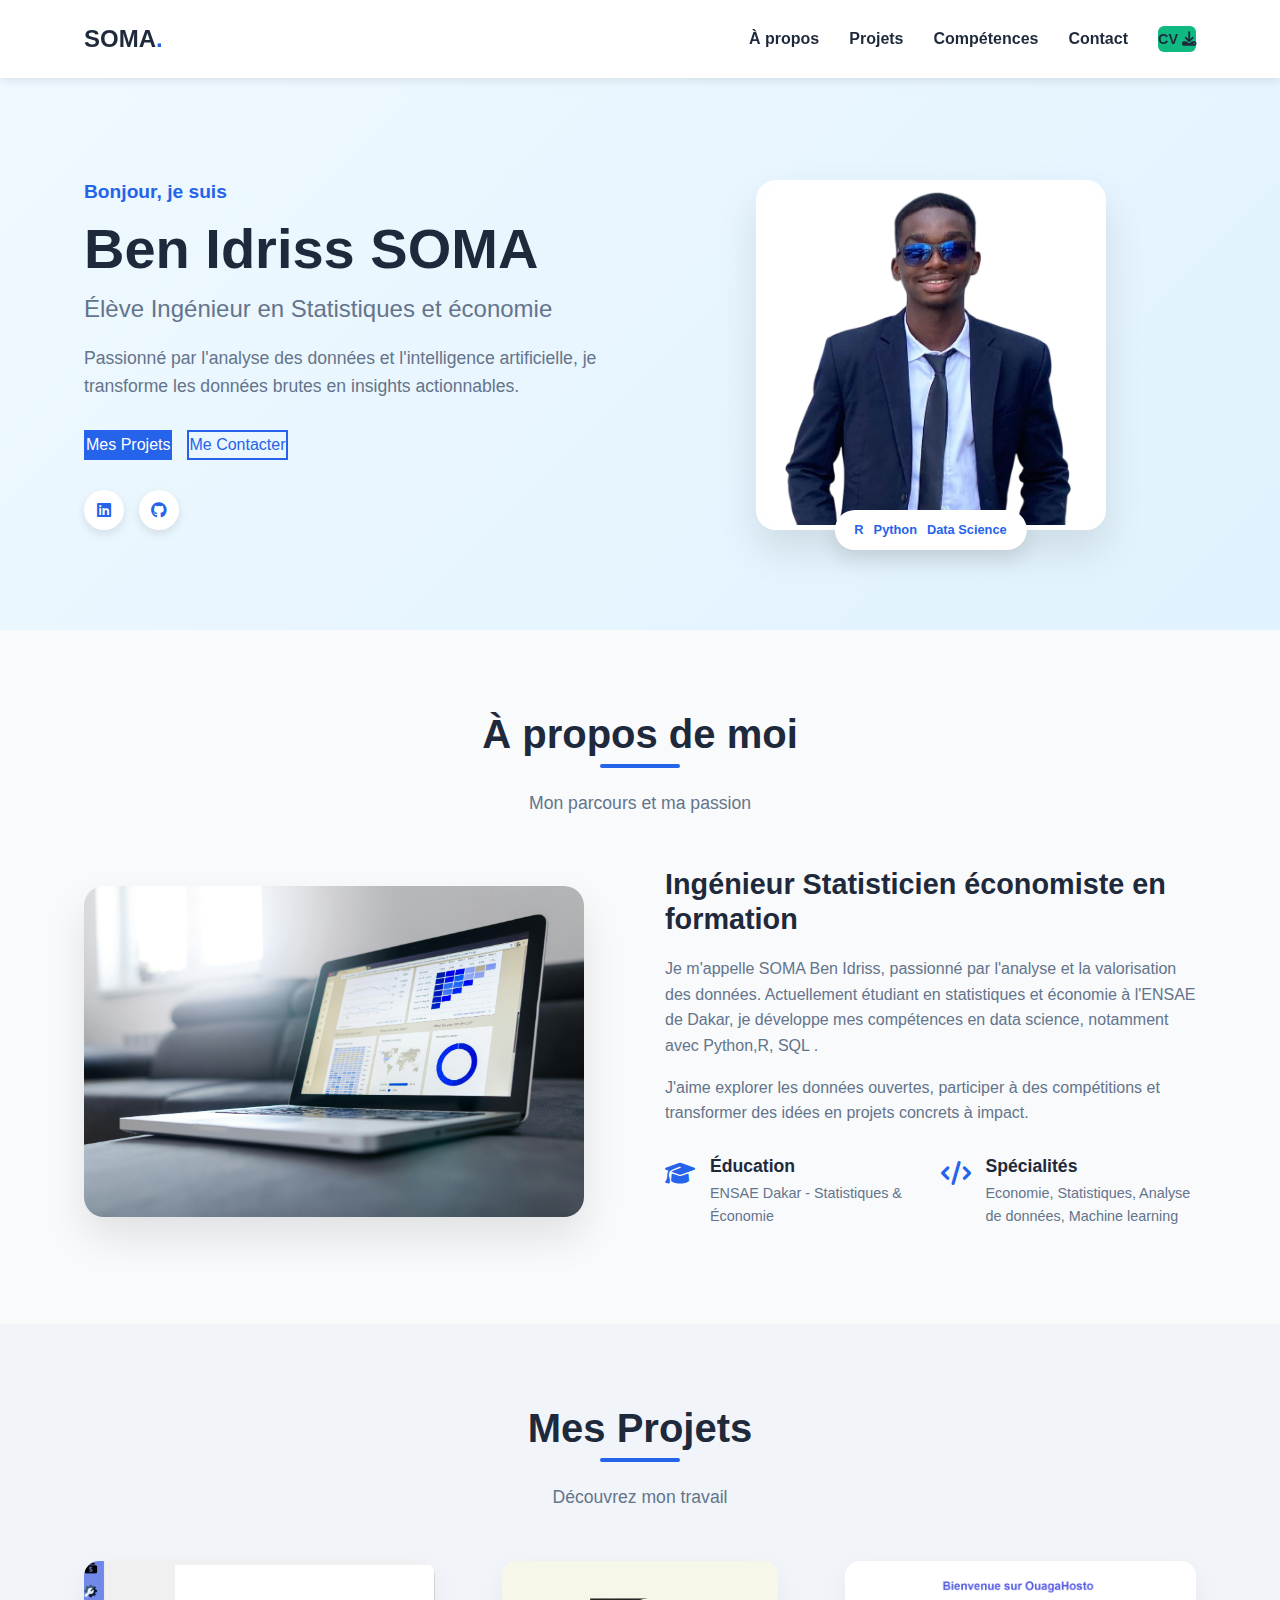
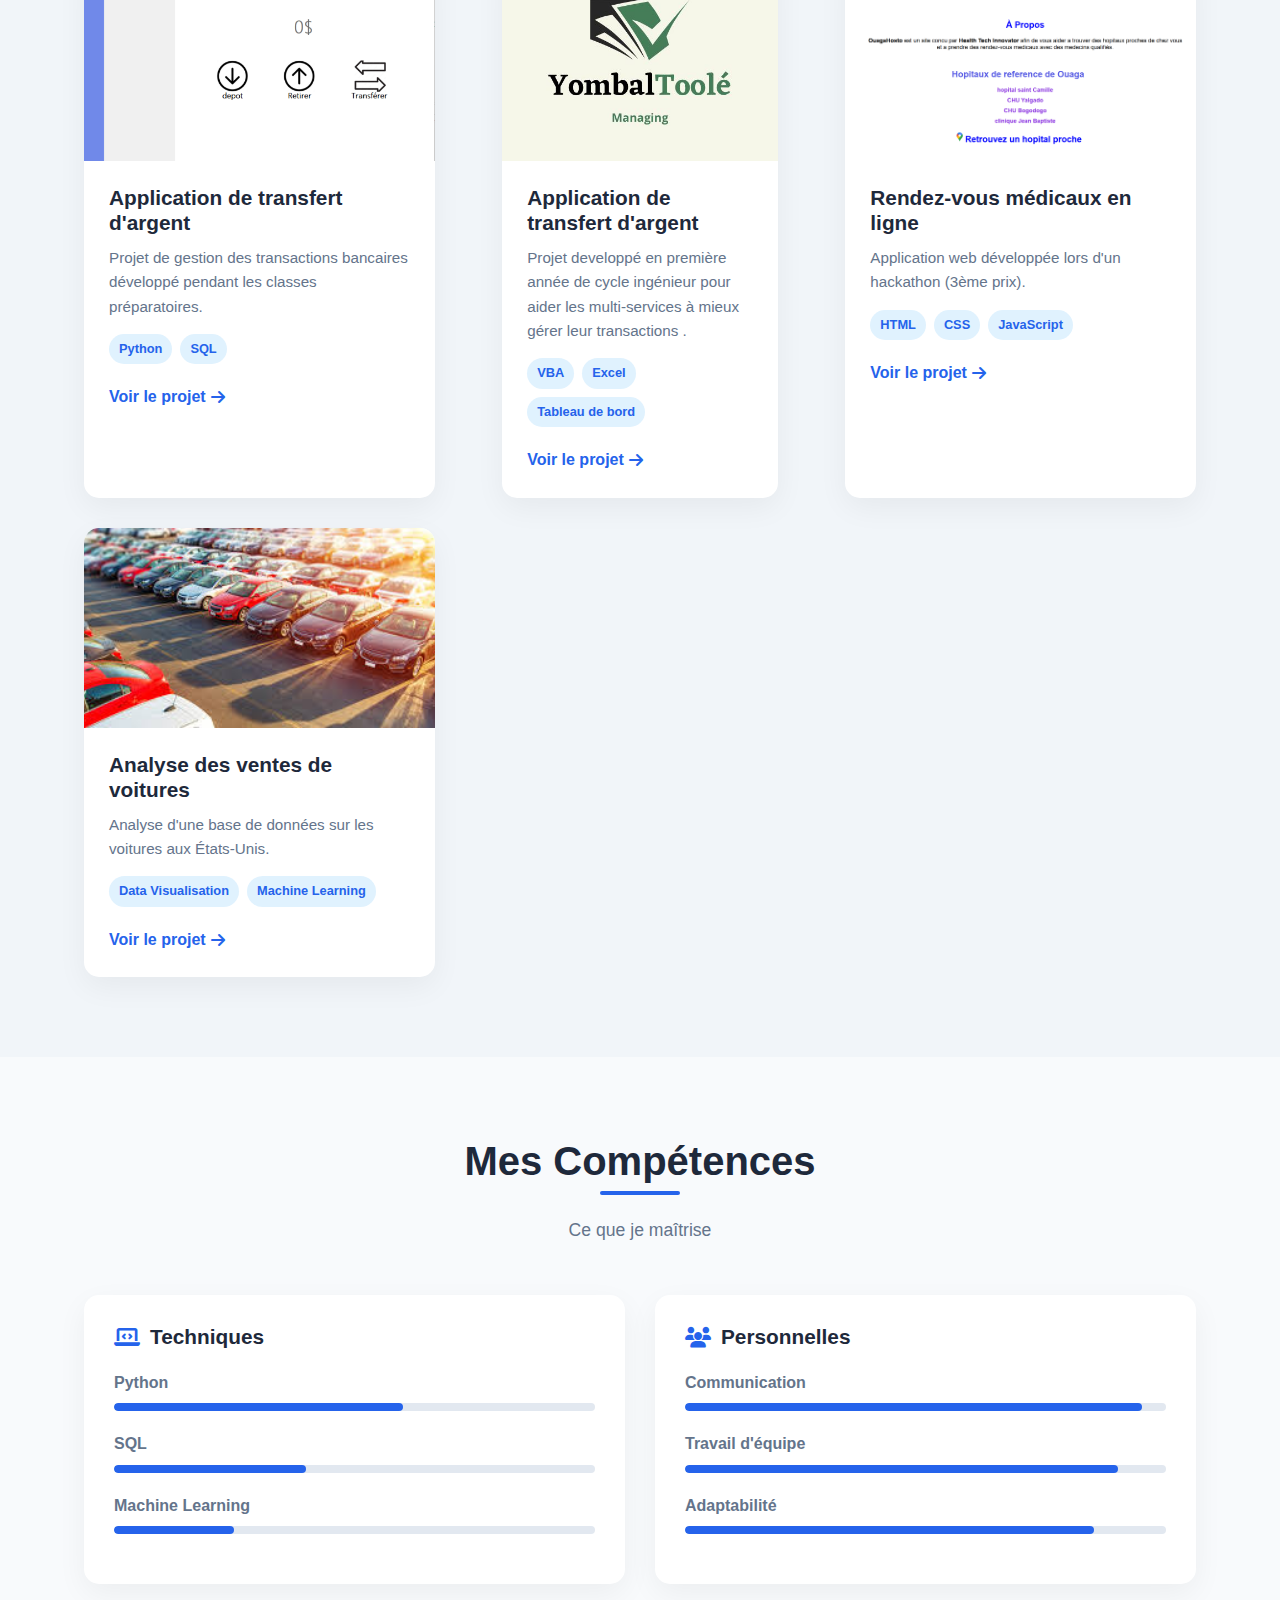
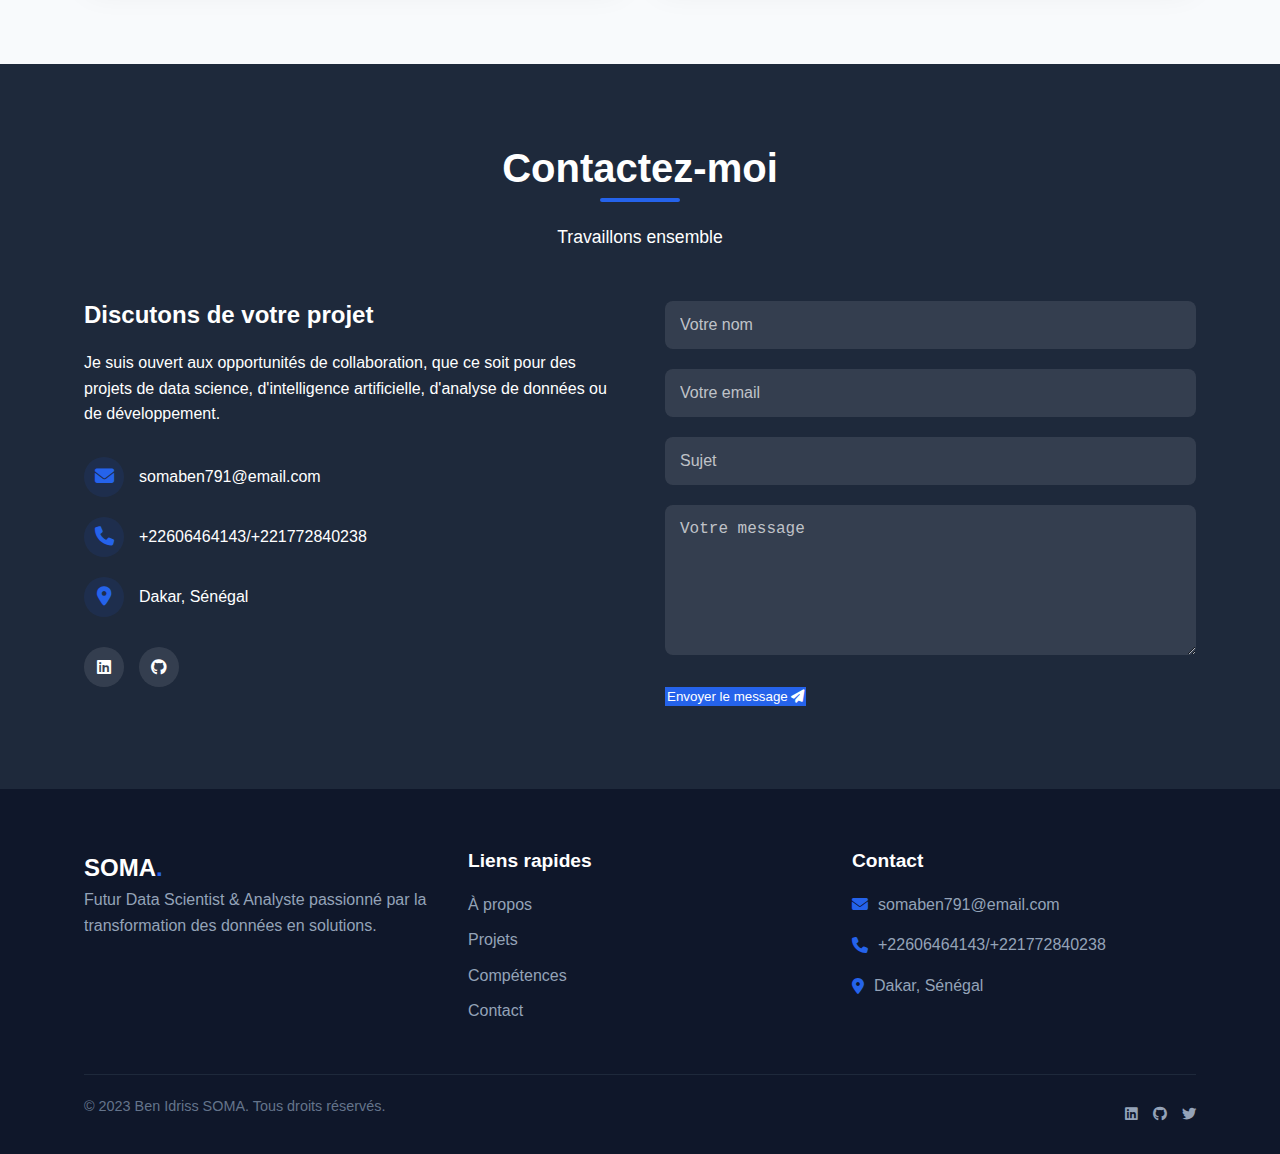
<file: index.html>
<!DOCTYPE html>
<html lang="fr">
<head>
    <meta charset="UTF-8">
    <meta name="viewport" content="width=device-width, initial-scale=1.0">
    <title>Ben Idriss SOMA | Data Scientist</title>
    <link rel="stylesheet" href="https://cdnjs.cloudflare.com/ajax/libs/font-awesome/6.4.0/css/all.min.css">
    <link rel="stylesheet" href="styles.css">
</head>
<body>
    <!-- Barre de navigation -->
    <nav class="navbar">
        <div class="container">
            <a href="#" class="logo">SOMA<span>.</span></a>
            <ul class="nav-links">
                <li><a href="#about">À propos</a></li>
                <li><a href="#projects">Projets</a></li>
                <li><a href="#skills">Compétences</a></li>
                <li><a href="#contact">Contact</a></li>
                <li><a href="document/cv.pdf" download class="btn-download">CV <i class="fas fa-download"></i></a></li>
            </ul>
            <div class="hamburger">
                <span></span>
                <span></span>
                <span></span>
            </div>
        </div>
    </nav>

    <!-- Hero Section -->
    <header class="hero">
        <div class="container">
            <div class="hero-content">
                <div class="hero-text">
                    <h4>Bonjour, je suis</h4>
                    <h1>Ben Idriss SOMA</h1>
                    <h3>Élève Ingénieur  en Statistiques et économie </h3>
                    <p>Passionné par l'analyse des données et l'intelligence artificielle, je transforme les données brutes en insights actionnables.</p>
                    <div class="hero-buttons">
                        <a href="#projects" class="btn-primary">Mes Projets</a>
                        <a href="#contact" class="btn-secondary">Me Contacter</a>
                    </div>
                    <div class="social-icons">
                        <a href="www.linkedin.com/in/ben-idriss-soma-82a85a1b1"><i class="fab fa-linkedin"></i></a>
                        <a href="https://github.com/Ben10-som"><i class="fab fa-github"></i></a>
                      
                    </div>
                </div>
                <div class="hero-image">
                    <img src="document/photo.png" alt="Ben Idriss SOMA" class="profile-img">
                    <div class="tech-stack">
                        
                        <span>R</span>
                        <span>Python</span>
                        <span>Data Science</span>
                       
                    </div>
                </div>
            </div>
        </div>
    </header>

    <!-- À propos -->
    <section id="about" class="section">
        <div class="container">
            <div class="section-header">
                <h2 class="section-title">À propos de moi</h2>
                <p class="section-subtitle">Mon parcours et ma passion</p>
            </div>
            <div class="about-content">
                <div class="about-image">
                    <img src="document/back.jpg" alt="À propos">
                </div>
                <div class="about-text">
                    <h3>Ingénieur Statisticien économiste  en formation</h3>
                    <p>Je m'appelle SOMA Ben Idriss, passionné par l'analyse et la valorisation des données. Actuellement étudiant en statistiques et économie à l'ENSAE de Dakar, je développe mes compétences en data science, notamment avec Python,R, SQL  .</p>
                    <p>J'aime explorer les données ouvertes, participer à des compétitions  et transformer des idées en projets concrets à impact.</p>
                    <div class="about-details">
                        <div class="detail-item">
                            <i class="fas fa-graduation-cap"></i>
                            <div>
                                <h4>Éducation</h4>
                                <p>ENSAE Dakar - Statistiques & Économie</p>
                            </div>
                        </div>
                        <div class="detail-item">
                            <i class="fas fa-code"></i>
                            <div>
                                <h4>Spécialités</h4>
                                <p>Economie, Statistiques, Analyse de données, Machine learning </p>
                            </div>
                        </div>
                    </div>
                </div>
            </div>
        </div>
    </section>

    <!-- Projets -->
    <section id="projects" class="section bg-light">
        <div class="container">
            <div class="section-header">
                <h2 class="section-title">Mes Projets</h2>
                <p class="section-subtitle">Découvrez mon travail</p>
            </div>
            <div class="projects-grid">
                <!-- Projet 1 -->
                <div class="project-card">
                    <div class="project-image">
                        <img src="document/banque.png" alt="Application de transfert d'argent">
                    </div>
                    <div class="project-content">
                        <h3>Application de transfert d'argent</h3>
                        <p>Projet de gestion des transactions bancaires développé pendant les classes préparatoires.</p>
                        <div class="project-tags">
                            <span>Python</span>
                            <span>SQL</span>
                        </div>
                        <a href="https://github.com/Ben10-som/Projet-gestion-banque---CPGE" class="btn-project">Voir le projet <i class="fas fa-arrow-right"></i></a>
                    </div>
                </div>

                <div class="container">
                    <div class="project-card">
                        <div class="project-image">
                            <img src="document/yambel.jpg" alt="Application de transfert d'argent avec VBA ">
                        </div>
                        <div class="project-content">
                            <h3>Application de transfert d'argent </h3>
                            <p>Projet developpé en première année de cycle ingénieur pour aider les multi-services à mieux gérer leur transactions .</p>
                            <div class="project-tags">
                                <span>VBA</span>
                                <span>Excel</span>
                                <span>Tableau de bord </span>
                            </div>
                            <a href="document/yambel.xlsm" class="btn-project">Voir le projet <i class="fas fa-arrow-right"></i></a>
                        </div>
                    </div>
                </div>
        
                
                <!-- Projet 2 -->
                <div class="project-card">
                    <div class="project-image">
                        <img src="document/ouagahosto.png" alt="Rendez-vous médicaux">
                    </div>
                    <div class="project-content">
                        <h3>Rendez-vous médicaux en ligne</h3>
                        <p>Application web développée lors d'un hackathon (3ème prix).</p>
                        <div class="project-tags">
                            <span>HTML</span>
                            <span>CSS</span>
                            <span>JavaScript</span>
                        </div>
                        <a href="https://github.com/Ben10-som/OuagaHosto" class="btn-project">Voir le projet <i class="fas fa-arrow-right"></i></a>
                    </div>
                </div>
                
                <!-- Projet 3 -->
                <div class="project-card">
                    <div class="project-image">
                        <img src="document/car.jpeg" alt="Analyse de données">
                    </div>
                    <div class="project-content">
                        <h3>Analyse des ventes de voitures</h3>
                        <p>Analyse d'une base de données sur les voitures aux États-Unis.</p>
                        <div class="project-tags">
                            <span>Data Visualisation</span>
                            <span>Machine Learning</span>
                        </div>
                        <a href="document//analyse de données voiture.ipynb" class="btn-project">Voir le projet <i class="fas fa-arrow-right"></i></a>
                    </div>
                </div>
            </div>
            
        </div>

        <!-- Projet 4 -->
       
        
    </section>

    <!-- Compétences -->
    <section id="skills" class="section">
        <div class="container">
            <div class="section-header">
                <h2 class="section-title">Mes Compétences</h2>
                <p class="section-subtitle">Ce que je maîtrise</p>
            </div>
            <div class="skills-container">
                <div class="skills-column">
                    <h3><i class="fas fa-laptop-code"></i> Techniques</h3>
                    <div class="skill-item">
                        <div class="skill-info">
                            <span>Python</span>
                            
                        </div>
                        <div class="skill-bar">
                            <div class="skill-progress" style="width: 60%;"></div>
                        </div>
                    </div>
                    <div class="skill-item">
                        <div class="skill-info">
                            <span>SQL</span>
                            
                        </div>
                        <div class="skill-bar">
                            <div class="skill-progress" style="width: 40%;"></div>
                        </div>
                    </div>
                    <div class="skill-item">
                        <div class="skill-info">
                            <span>Machine Learning</span>
                           
                        </div>
                        <div class="skill-bar">
                            <div class="skill-progress" style="width: 25%;"></div>
                        </div>
                    </div>
                </div>
                
                <div class="skills-column">
                    <h3><i class="fas fa-users"></i> Personnelles</h3>
                    <div class="skill-item">
                        <div class="skill-info">
                            <span>Communication</span>
                           
                        </div>
                        <div class="skill-bar">
                            <div class="skill-progress" style="width: 95%;"></div>
                        </div>
                    </div>
                    <div class="skill-item">
                        <div class="skill-info">
                            <span>Travail d'équipe</span>
                         
                        </div>
                        <div class="skill-bar">
                            <div class="skill-progress" style="width: 90%;"></div>
                        </div>
                    </div>
                    <div class="skill-item">
                        <div class="skill-info">
                            <span>Adaptabilité</span>
                          
                        </div>
                        <div class="skill-bar">
                            <div class="skill-progress" style="width: 85%;"></div>
                        </div>
                    </div>
                </div>
            </div>
        </div>
    </section>

    <!-- Contact -->
    <section id="contact" class="section bg-dark">
        <div class="container">
            <div class="section-header">
                <h2 class="section-title">Contactez-moi</h2>
                <p class="section-subtitle">Travaillons ensemble</p>
            </div>
            <div class="contact-container">
                <div class="contact-info">
                    <h3>Discutons de votre projet</h3>
                    <p>Je suis ouvert aux opportunités de collaboration, que ce soit pour des projets de data science, d'intelligence artificielle,   d'analyse de données ou de développement.</p>
                    <div class="contact-details">
                        <div class="contact-item">
                            <i class="fas fa-envelope"></i>
                            <span>somaben791@email.com</span>
                        </div>
                        <div class="contact-item">
                            <i class="fas fa-phone"></i>
                            <span>+22606464143/+221772840238</span>
                        </div>
                        <div class="contact-item">
                            <i class="fas fa-map-marker-alt"></i>
                            <span>Dakar, Sénégal</span>
                        </div>
                    </div>
                    <div class="social-links">
                        <a href="www.linkedin.com/in/ben-idriss-soma-82a85a1b1"><i class="fab fa-linkedin"></i></a>
                        <a href="https://github.com/Ben10-som"><i class="fab fa-github"></i></a>

                        
                       
                    </div>
                </div>
                <form class="contact-form" action="https://formspree.io/f/xvgkrgon" method="POST">
                    <div class="form-group">
                        <input type="text" name="name" placeholder="Votre nom" required>
                    </div>
                    <div class="form-group">
                        <input type="email" name="email" placeholder="Votre email" required>
                    </div>
                    <div class="form-group">
                        <input type="text" name="subject" placeholder="Sujet">
                    </div>
                    <div class="form-group">
                        <textarea name="message" placeholder="Votre message" required></textarea>
                    </div>
                    <button type="submit" class="btn-primary">Envoyer le message <i class="fas fa-paper-plane"></i></button>
                </form>
            </div>
        </div>
    </section>

    <!-- Footer -->
    <footer class="footer">
        <div class="container">
            <div class="footer-content">
                <div class="footer-brand">
                    <a href="#" class="logo">SOMA<span>.</span></a>
                    <p>Futur Data Scientist & Analyste passionné par la transformation des données en solutions.</p>
                </div>
                <div class="footer-links">
                    <h4>Liens rapides</h4>
                    <ul>
                        <li><a href="#about">À propos</a></li>
                        <li><a href="#projects">Projets</a></li>
                        <li><a href="#skills">Compétences</a></li>
                        <li><a href="#contact">Contact</a></li>
                    </ul>
                </div>
                <div class="footer-contact">
                    <h4>Contact</h4>
                    <ul>
                        <li><i class="fas fa-envelope"></i> somaben791@email.com</li>
                        <li><i class="fas fa-phone"></i>+22606464143/+221772840238</li>
                        <li><i class="fas fa-map-marker-alt"></i> Dakar, Sénégal</li>
                    </ul>
                </div>
            </div>
            <div class="footer-bottom">
                <p>&copy; 2023 Ben Idriss SOMA. Tous droits réservés.</p>
                <div class="footer-social">
                    <a href="#"><i class="fab fa-linkedin"></i></a>
                    <a href="#"><i class="fab fa-github"></i></a>
                    <a href="#"><i class="fab fa-twitter"></i></a>
                </div>
            </div>
        </div>
    </footer>

    <script src="script.js"></script>
</body>
</html>
</file>
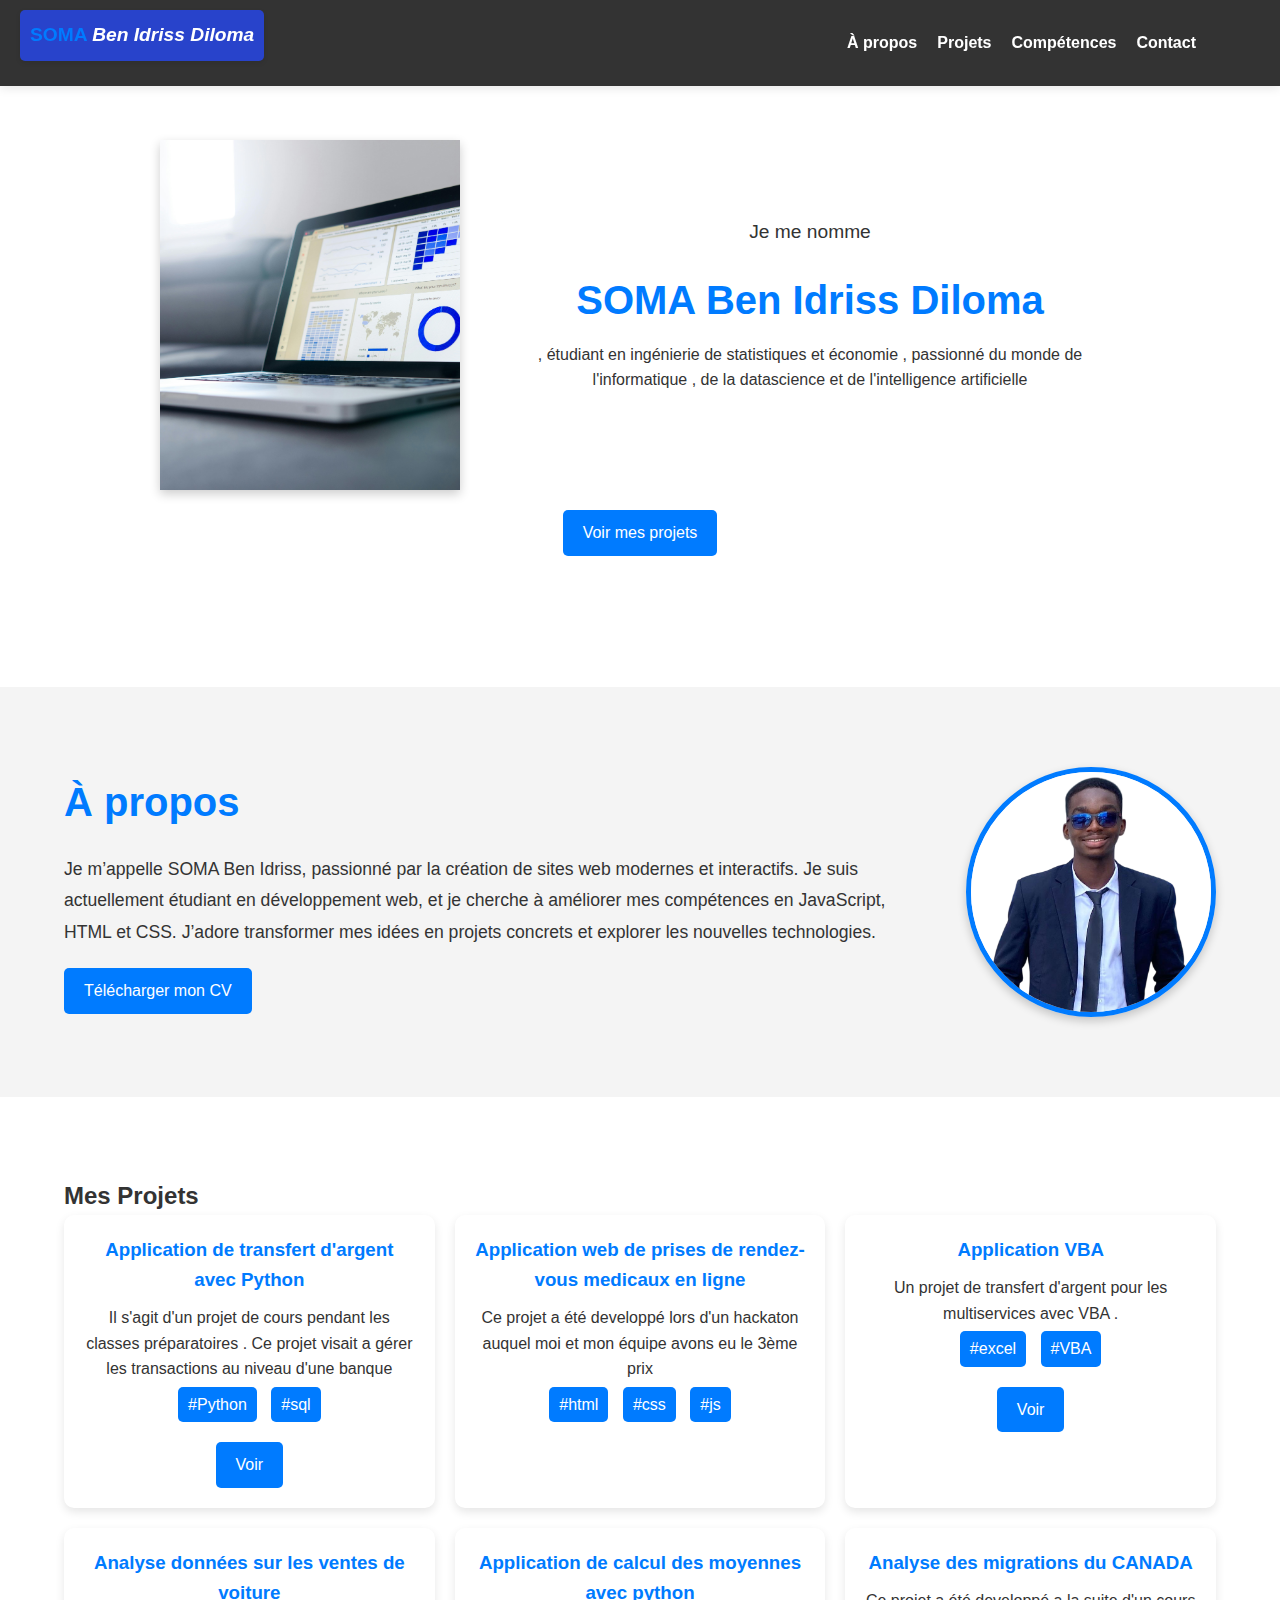
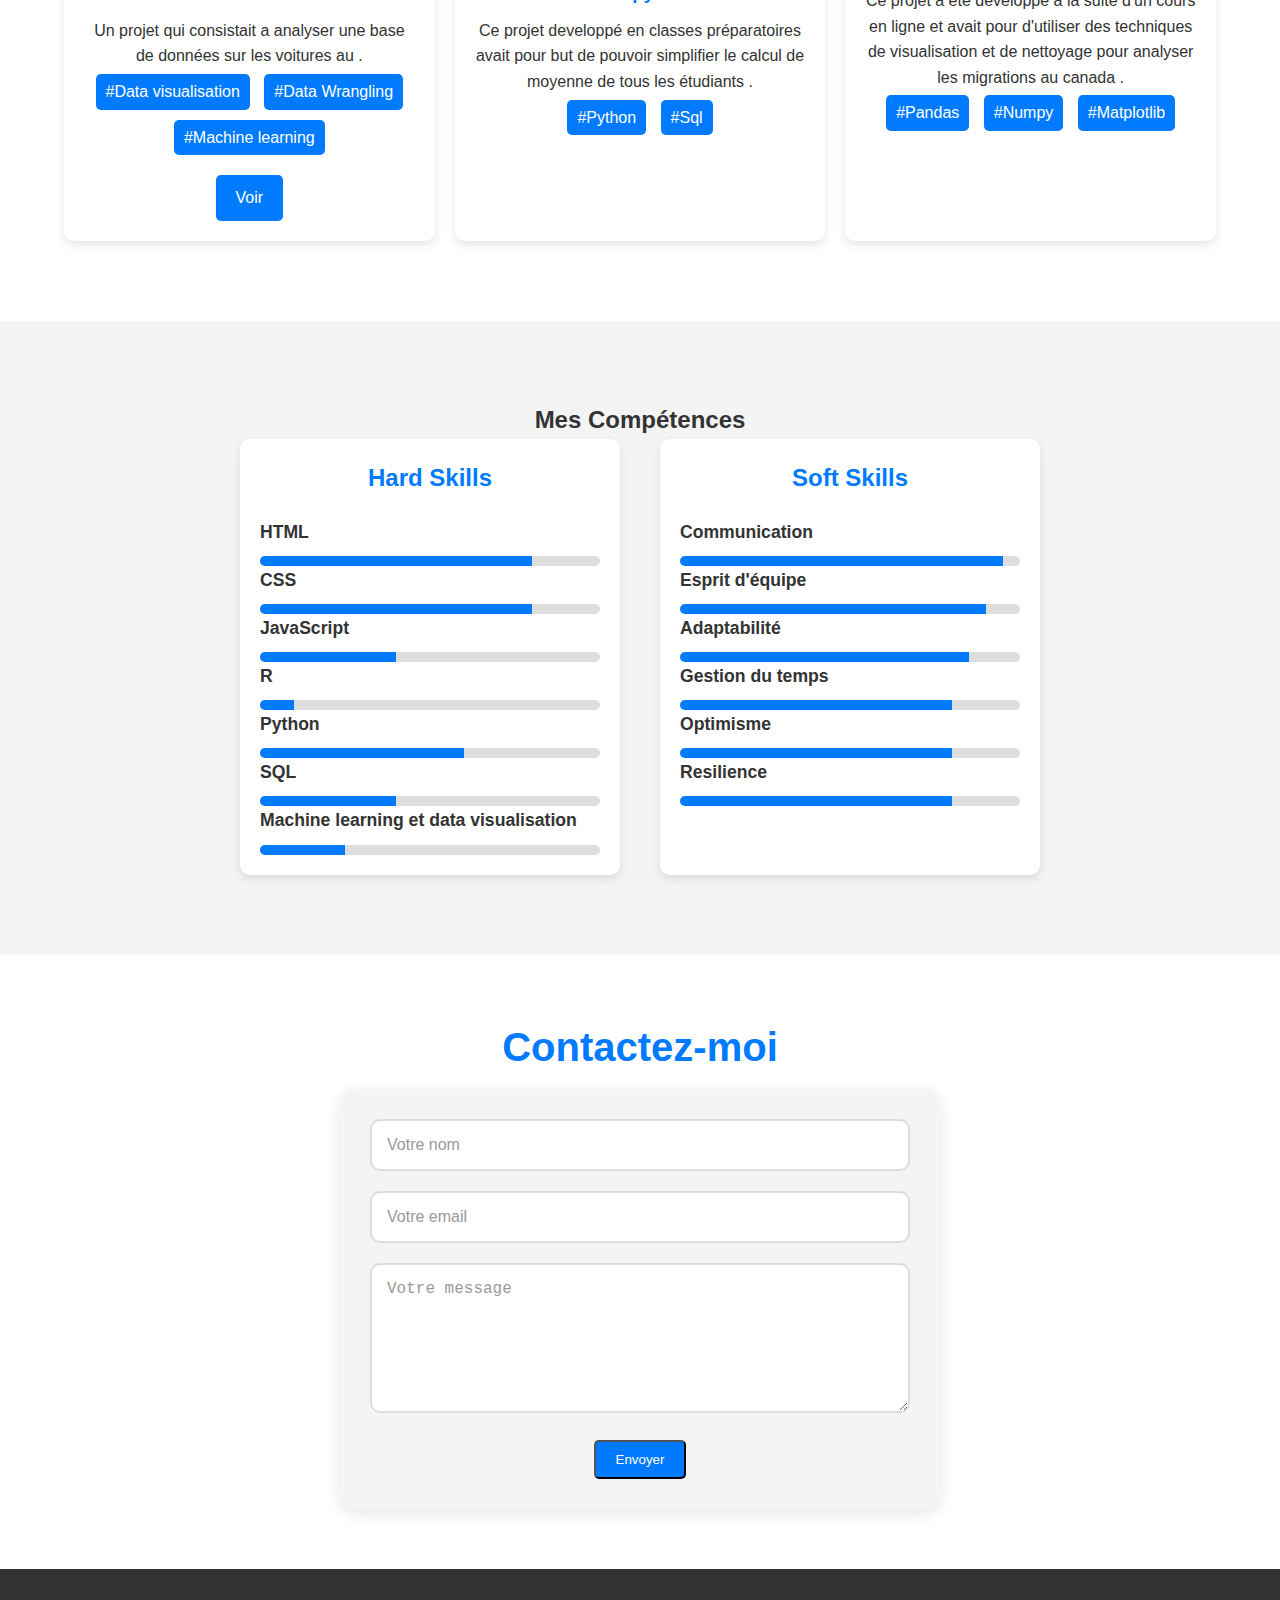
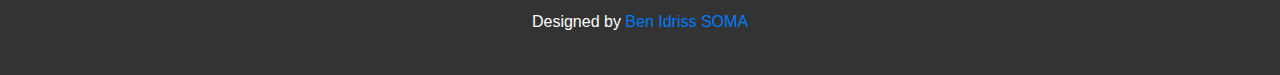
<file: portofolio.html>
<!DOCTYPE html>
<html lang="fr">
<head>
    <meta charset="UTF-8">
    <meta name="viewport" content="width=device-width, initial-scale=1.0">
    <title>Ben Idriss SOMA</title>
    <link rel="stylesheet" href="portofolio.css">
</head>
<body>
    <header>
        <div class="name-container">
            <h1 >SOMA <em style="color: white;"> Ben Idriss Diloma</em></h1>
        </div>
        <!-- Menu en haut à droite (pleine largeur) -->
        <nav class="top-menu">
            <div class="container">
               
                
                <ul>
                    <li><a href="#about">À propos</a></li>
                    <li><a href="#projects">Projets</a></li>
                    <li><a href="#skills">Compétences</a></li>
                    <li><a href="#contact">Contact</a></li>
                </ul>
            </div>
        </nav>
    
        <!-- Contenu principal de l'en-tête -->
        <div class="container">
            <div class="profile-header">
                <img src="back.jpg" alt="Photo de profil" class="profile-pic">
                <div>
                    
                    <p>Je me nomme <h1>SOMA Ben Idriss Diloma</h1> , étudiant en ingénierie de statistiques 
                    et économie , passionné du monde de l'informatique , de la datascience et de l'intelligence artificielle </p>
                </div>
            </div>
            <a href="#projects" class="btn">Voir mes projets</a>
        </div>
    </header>
<br><br>
    <section id="about">
        <div class="container">
            <div class="about-content">
                <div class="about-text">
                    <h2>À propos</h2>
                    <p>
                        Je m’appelle SOMA Ben Idriss, passionné par la création de sites web modernes et interactifs.
                        Je suis actuellement étudiant en développement web, et je cherche à améliorer mes compétences en JavaScript, HTML et CSS.
                        J’adore transformer mes idées en projets concrets et explorer les nouvelles technologies.
                    </p>
                    <a href="cv.pdf" download class="btn">Télécharger mon CV</a>
                </div>
                <img src="photo.png" alt="Photo à propos" class="about-pic">
            </div>
        </div>
    </section>

    <section id="projects">
        <div class="container">
            <h2>Mes Projets</h2>
            <div class="project-grid">
                <div class="project-card">
                    <h3>Application de transfert d'argent avec Python </h3>
                    <p>Il s'agit d'un projet de cours pendant les classes préparatoires . Ce projet visait a 
                        gérer les transactions au niveau d'une banque  </p>
                    <div class="tags">
                        <span>#Python</span>
                        <span>#sql</span>
                       
                    </div>
                    <a target="_blank" href="https://www.linkedin.com/posts/ben-idriss-soma-82a85a1b1_projetaeztudiant-gestionbancaire-informatique-activity-7213166502210928640-7-80?utm_source=share&utm_medium=member_desktop&rcm=ACoAADFtDSIB2rWvWtH5a8xJoFfJLojZu3g_mM8"  class="btn">Voir</a>
                </div>
                <div class="project-card">
                    <h3>Application web de prises de rendez-vous medicaux en ligne </h3>
                    <p>Ce projet a été developpé lors d'un hackaton auquel moi et mon équipe avons eu le 3ème prix </p>
                    <div class="tags">
                        <span>#html</span>
                        <span>#css</span>
                        <span>#js</span>
                    </div>
                    <!-- <a href="#" class="btn">Voir</a> -->
                </div>
                <div class="project-card">
                    <h3>Application VBA </h3>
                    <p>Un projet de transfert d'argent pour les multiservices avec VBA .</p>
                    <div class="tags">
                        <span>#excel</span>
                        <span>#VBA</span>
                       
                    </div>
                    <a href="yambel.xlsm" class="btn">Voir</a>
                    
                </div>
                <div class="project-card">
                    <h3>Analyse données sur les ventes de voiture  </h3>
                    <p>Un projet qui consistait a analyser une base de données sur les voitures au <Etats-Unis></Etats-Unis> .</p>
                    <div class="tags">
                        <span>#Data visualisation</span>
                        <span>#Data Wrangling</span>
                        <span>#Machine learning</span>
                       
                    </div>
                    <a href="analyse de données voiture.ipynb" class="btn">Voir</a>
                    
                </div>
                <div class="project-card">
                    <h3>Application de calcul des moyennes avec python  </h3>
                    <p>Ce projet developpé en classes préparatoires avait pour but de pouvoir simplifier le calcul de moyenne de tous les étudiants .</p>
                    <div class="tags">
                        <span>#Python</span>
                        <span>#Sql</span>
                       
                    </div>
                    <!-- <a href="#" class="btn">Voir</a> -->
                </div>
                <div class="project-card">
                    <h3>Analyse des migrations du CANADA  </h3>
                    <p>Ce projet a été developpé a la suite d'un cours en ligne et avait pour d'utiliser des techniques de visualisation et de nettoyage pour analyser les migrations au canada .</p>
                    <div class="tags">
                        <span>#Pandas</span>
                        <span>#Numpy</span>
                        <span>#Matplotlib</span>
                       
                       
                    </div>
                    <!-- <a href="viz.pdf" class="btn">Voir</a> -->
                </div>
            </div>
        </div>
    </section>

    <section id="skills">
        <div class="container">
            <h2 style="text-align: center;">Mes Compétences</h2>
            <div class="skills-grid">
                <!-- Hard Skills -->
                <div class="skills-column">
                    <h3>Hard Skills</h3>
                    <div class="skill">
                        <h4>HTML</h4>
                        <div class="progress-bar">
                            <div class="progress" style="width: 80%;"></div>
                        </div>
                    </div>
                    <div class="skill">
                        <h4>CSS</h4>
                        <div class="progress-bar">
                            <div class="progress" style="width: 80%;"></div>
                        </div>
                    </div>
                    <div class="skill">
                        <h4>JavaScript</h4>
                        <div class="progress-bar">
                            <div class="progress" style="width: 40%;"></div>
                        </div>
                    </div>
                    <div class="skill">
                        <h4>R</h4>
                        <div class="progress-bar">
                            <div class="progress" style="width: 10%;"></div>
                        </div>
                    </div>
                    <div class="skill">
                        <h4>Python</h4>
                        <div class="progress-bar">
                            <div class="progress" style="width: 60%;"></div>
                        </div>
                    </div>
                    <div class="skill">
                        <h4>SQL</h4>
                        <div class="progress-bar">
                            <div class="progress" style="width: 40%;"></div>
                        </div>
                    </div>
                    <div class="skill">
                        <h4>Machine learning et data visualisation </h4>
                        <div class="progress-bar">
                            <div class="progress" style="width: 25%;"></div>
                        </div>
                    </div>
                </div>
    
                <!-- Soft Skills -->
                <div class="skills-column">
                    <h3>Soft Skills</h3>
                    <div class="skill">
                        <h4>Communication</h4>
                        <div class="progress-bar">
                            <div class="progress" style="width: 95%;"></div>
                        </div>
                    </div>
                    <div class="skill">
                        <h4>Esprit d'équipe</h4>
                        <div class="progress-bar">
                            <div class="progress" style="width: 90%;"></div>
                        </div>
                    </div>
                    <div class="skill">
                        <h4>Adaptabilité</h4>
                        <div class="progress-bar">
                            <div class="progress" style="width: 85%;"></div>
                        </div>
                    </div>
                    <div class="skill">
                        <h4>Gestion du temps</h4>
                        <div class="progress-bar">
                            <div class="progress" style="width: 80%;"></div>
                        </div>
                    </div>
                    <div class="skill">
                        <h4>Optimisme</h4>
                        <div class="progress-bar">
                            <div class="progress" style="width: 80%;"></div>
                        </div>
                    </div>
                    <div class="skill">
                        <h4>Resilience </h4>
                        <div class="progress-bar">
                            <div class="progress" style="width: 80%;"></div>
                        </div>
                    </div>
                    
                </div>
            </div>
        </div>
    </section>

    <section id="contact">
        <h2>Contactez-moi</h2>
        <form id="contact-form" action="https://formspree.io/f/xvgkrgon" method="POST">
            <input type="text" name="name" placeholder="Votre nom" required>
            <input type="email" name="email" placeholder="Votre email" required>
            <textarea name="message" placeholder="Votre message" required></textarea>
          
            <button type="submit" class="btn">Envoyer</button>
        </form>
    </section>

    <footer>
        <div class="container">
            <p>Designed by <a href="#" >Ben Idriss SOMA</a></p>
        </div>
    </footer>

    <script src="script.js"></script>
     <!-- Script JavaScript -->
     <script>
        document.getElementById('contact-form').addEventListener('submit', function(event) {
            // Empêcher le rechargement de la page
            event.preventDefault();

            // Soumettre le formulaire via Formspree
            fetch(this.action, {
                method: this.method,
                body: new FormData(this),
                headers: {
                    'Accept': 'application/json'
                }
            })
            .then(response => {
                if (response.ok) {
                    alert('Message envoyé avec succès !');
                    this.reset(); // Réinitialiser le formulaire
                    window.location.href = "portofolio.html"; // Redirection
                } else {
                    alert('Une erreur s\'est produite. Veuillez réessayer.');
                }
            })
            .catch(error => {
                alert('Une erreur s\'est produite. Veuillez réessayer.');
                console.error(error);
            });
        });
    </script>
 
</body>
</html>
</file>
<file: styles.css>
/* Variables CSS */
:root {
    --primary-color: #2563eb;
    --secondary-color: #1e40af;
    --dark-color: #1e293b;
    --light-color: #f8fafc;
    --gray-color: #64748b;
    --success-color: #10b981;
    --danger-color: #ef4444;
    --warning-color: #f59e0b;
}

/* Reset et base */
* {
    margin: 0;
    padding: 0;
    box-sizing: border-box;
}

html {
    scroll-behavior: smooth;
}

body {
    font-family: 'Segoe UI', Tahoma, Geneva, Verdana, sans-serif;
    line-height: 1.6;
    color: var(--dark-color);
    background-color: var(--light-color);
    overflow-x: hidden;
}

.container {
    width: 90%;
    max-width: 1200px;
    margin: 0 auto;
    padding: 0 20px;
}

/* Typographie */
h1, h2, h3, h4, h5, h6 {
    font-weight: 700;
    line-height: 1.2;
    margin-bottom: 1rem;
}

p {
    margin-bottom: 1rem;
    color: var(--gray-color);
}

a {
    text-decoration: none;
    color: inherit;
}

/* Boutons */
.btn {
    display: inline-block;
    padding: 12px 24px;
    border-radius: 6px;
    font-weight: 600;
    transition: all 0.3s ease;
    text-align: center;
}

.btn-primary {
    background-color: var(--primary-color);
    color: white;
    border: 2px solid var(--primary-color);
}

.btn-primary:hover {
    background-color: var(--secondary-color);
    border-color: var(--secondary-color);
    transform: translateY(-2px);
}

.btn-secondary {
    background-color: transparent;
    color: var(--primary-color);
    border: 2px solid var(--primary-color);
}

.btn-secondary:hover {
    background-color: var(--primary-color);
    color: white;
    transform: translateY(-2px);
}

.btn-download {
    background-color: var(--success-color);
    color: white;
    padding: 8px 16px;
    border-radius: 6px;
    font-size: 0.9rem;
}

.btn-download:hover {
    background-color: #0d9e6e;
}

.btn-project {
    color: var(--primary-color);
    font-weight: 600;
    display: inline-flex;
    align-items: center;
    gap: 5px;
}

.btn-project:hover {
    color: var(--secondary-color);
}

/* Sections */
.section {
    padding: 80px 0;
}

.section-header {
    text-align: center;
    margin-bottom: 50px;
}

.section-title {
    font-size: 2.5rem;
    color: var(--dark-color);
    position: relative;
    display: inline-block;
}

.section-title::after {
    content: '';
    position: absolute;
    bottom: -10px;
    left: 50%;
    transform: translateX(-50%);
    width: 80px;
    height: 4px;
    background-color: var(--primary-color);
    border-radius: 2px;
}

.section-subtitle {
    font-size: 1.1rem;
    color: var(--gray-color);
    margin-top: 15px;
}

.bg-light {
    background-color: #f1f5f9;
}

.bg-dark {
    background-color: var(--dark-color);
    color: white;
}

.bg-dark .section-title,
.bg-dark .section-subtitle,
.bg-dark p {
    color: white;
}

.text-center {
    text-align: center;
}

/* Barre de navigation */
.navbar {
    position: fixed;
    top: 0;
    left: 0;
    width: 100%;
    background-color: white;
    box-shadow: 0 2px 10px rgba(0, 0, 0, 0.1);
    z-index: 1000;
    padding: 20px 0;
    transition: all 0.3s ease;
}

.navbar.scrolled {
    padding: 15px 0;
    background-color: rgba(255, 255, 255, 0.95);
    backdrop-filter: blur(10px);
}

.navbar .container {
    display: flex;
    justify-content: space-between;
    align-items: center;
}

.logo {
    font-size: 1.5rem;
    font-weight: 700;
    color: var(--dark-color);
}

.logo span {
    color: var(--primary-color);
}

.nav-links {
    display: flex;
    list-style: none;
    gap: 30px;
}

.nav-links a {
    font-weight: 600;
    color: var(--dark-color);
    position: relative;
    padding: 5px 0;
}

.nav-links a::after {
    content: '';
    position: absolute;
    bottom: 0;
    left: 0;
    width: 0;
    height: 2px;
    background-color: var(--primary-color);
    transition: width 0.3s ease;
}

.nav-links a:hover::after {
    width: 100%;
}

.nav-links a:hover {
    color: var(--primary-color);
}

.hamburger {
    display: none;
    cursor: pointer;
    flex-direction: column;
    gap: 5px;
}

.hamburger span {
    display: block;
    width: 25px;
    height: 3px;
    background-color: var(--dark-color);
    transition: all 0.3s ease;
}

/* Hero Section */
.hero {
    padding: 180px 0 100px;
    background: linear-gradient(135deg, #f0f9ff 0%, #e0f2fe 100%);
}

.hero-content {
    display: flex;
    align-items: center;
    gap: 50px;
}

.hero-text {
    flex: 1;
}

.hero-text h4 {
    font-size: 1.2rem;
    color: var(--primary-color);
    margin-bottom: 15px;
}

.hero-text h1 {
    font-size: 3.5rem;
    color: var(--dark-color);
    margin-bottom: 15px;
    line-height: 1.1;
}

.hero-text h3 {
    font-size: 1.5rem;
    color: var(--gray-color);
    margin-bottom: 20px;
    font-weight: 500;
}

.hero-text p {
    font-size: 1.1rem;
    max-width: 600px;
    margin-bottom: 30px;
}

.hero-buttons {
    display: flex;
    gap: 15px;
    margin-bottom: 30px;
}

.social-icons {
    display: flex;
    gap: 15px;
}

.social-icons a {
    display: flex;
    align-items: center;
    justify-content: center;
    width: 40px;
    height: 40px;
    border-radius: 50%;
    background-color: white;
    color: var(--primary-color);
    box-shadow: 0 4px 10px rgba(0, 0, 0, 0.1);
    transition: all 0.3s ease;
}

.social-icons a:hover {
    background-color: var(--primary-color);
    color: white;
    transform: translateY(-3px);
}

.hero-image {
    position: relative;
    flex: 1;
    display: flex;
    justify-content: center;
}

.profile-img {
    width: 350px;
    height: 350px;
    object-fit: cover;
    border-radius: 20px;
    box-shadow: 0 20px 40px rgba(0, 0, 0, 0.1);
    border: 5px solid white;
}

.tech-stack {
    position: absolute;
    bottom: -20px;
    left: 50%;
    transform: translateX(-50%);
    display: flex;
    gap: 10px;
    background-color: white;
    padding: 10px 20px;
    border-radius: 50px;
    box-shadow: 0 10px 20px rgba(0, 0, 0, 0.1);
}

.tech-stack span {
    font-size: 0.8rem;
    font-weight: 600;
    color: var(--primary-color);
}

/* À propos */
.about-content {
    display: flex;
    align-items: center;
    gap: 50px;
}

.about-image {
    flex: 1;
    position: relative;
}

.about-image img {
    width: 100%;
    max-width: 500px;
    border-radius: 20px;
    box-shadow: 0 20px 40px rgba(0, 0, 0, 0.1);
}

.about-text {
    flex: 1;
}

.about-text h3 {
    font-size: 1.8rem;
    margin-bottom: 20px;
    color: var(--dark-color);
}

.about-details {
    margin-top: 30px;
    display: grid;
    grid-template-columns: repeat(auto-fit, minmax(250px, 1fr));
    gap: 20px;
}

.detail-item {
    display: flex;
    align-items: flex-start;
    gap: 15px;
}

.detail-item i {
    font-size: 1.5rem;
    color: var(--primary-color);
    margin-top: 5px;
}

.detail-item h4 {
    font-size: 1.1rem;
    margin-bottom: 5px;
}

.detail-item p {
    font-size: 0.9rem;
}

/* Projets */
.projects-grid {
    display: grid;
    grid-template-columns: repeat(auto-fit, minmax(300px, 1fr));
    gap: 30px;
}

.project-card {
    background-color: white;
    border-radius: 15px;
    overflow: hidden;
    box-shadow: 0 10px 30px rgba(0, 0, 0, 0.05);
    transition: all 0.3s ease;
}

.project-card:hover {
    transform: translateY(-10px);
    box-shadow: 0 15px 40px rgba(0, 0, 0, 0.1);
}

.project-image {
    height: 200px;
    overflow: hidden;
}

.project-image img {
    width: 100%;
    height: 100%;
    object-fit: cover;
    transition: transform 0.5s ease;
}

.project-card:hover .project-image img {
    transform: scale(1.1);
}

.project-content {
    padding: 25px;
}

.project-content h3 {
    font-size: 1.3rem;
    margin-bottom: 10px;
    color: var(--dark-color);
}

.project-content p {
    font-size: 0.95rem;
    margin-bottom: 15px;
    color: var(--gray-color);
}

.project-tags {
    display: flex;
    flex-wrap: wrap;
    gap: 8px;
    margin-bottom: 20px;
}

.project-tags span {
    font-size: 0.8rem;
    background-color: #e0f2fe;
    color: var(--primary-color);
    padding: 5px 10px;
    border-radius: 50px;
    font-weight: 600;
}

/* Compétences */
.skills-container {
    display: grid;
    grid-template-columns: repeat(auto-fit, minmax(300px, 1fr));
    gap: 30px;
}

.skills-column {
    background-color: white;
    padding: 30px;
    border-radius: 15px;
    box-shadow: 0 10px 30px rgba(0, 0, 0, 0.05);
}

.skills-column h3 {
    font-size: 1.3rem;
    margin-bottom: 20px;
    display: flex;
    align-items: center;
    gap: 10px;
}

.skills-column h3 i {
    color: var(--primary-color);
}

.skill-item {
    margin-bottom: 20px;
}

.skill-info {
    display: flex;
    justify-content: space-between;
    margin-bottom: 8px;
}

.skill-info span:first-child {
    font-weight: 600;
}

.skill-info span:last-child {
    color: var(--gray-color);
}

.skill-bar {
    height: 8px;
    background-color: #e2e8f0;
    border-radius: 4px;
    overflow: hidden;
}

.skill-progress {
    height: 100%;
    background-color: var(--primary-color);
    border-radius: 4px;
    transition: width 1s ease;
}

/* Contact */
.contact-container {
    display: grid;
    grid-template-columns: repeat(auto-fit, minmax(300px, 1fr));
    gap: 50px;
}

.contact-info h3 {
    font-size: 1.5rem;
    margin-bottom: 20px;
}

.contact-details {
    margin-top: 30px;
}

.contact-item {
    display: flex;
    align-items: center;
    gap: 15px;
    margin-bottom: 20px;
}

.contact-item i {
    font-size: 1.2rem;
    color: var(--primary-color);
    width: 40px;
    height: 40px;
    background-color: rgba(37, 99, 235, 0.1);
    border-radius: 50%;
    display: flex;
    align-items: center;
    justify-content: center;
}

.social-links {
    display: flex;
    gap: 15px;
    margin-top: 30px;
}

.social-links a {
    display: flex;
    align-items: center;
    justify-content: center;
    width: 40px;
    height: 40px;
    border-radius: 50%;
    background-color: rgba(255, 255, 255, 0.1);
    color: white;
    transition: all 0.3s ease;
}

.social-links a:hover {
    background-color: var(--primary-color);
    transform: translateY(-3px);
}

.contact-form .form-group {
    margin-bottom: 20px;
}

.contact-form input,
.contact-form textarea {
    width: 100%;
    padding: 15px;
    border: none;
    border-radius: 8px;
    background-color: rgba(255, 255, 255, 0.1);
    color: white;
    font-size: 1rem;
    transition: all 0.3s ease;
}

.contact-form input::placeholder,
.contact-form textarea::placeholder {
    color: rgba(255, 255, 255, 0.7);
}

.contact-form input:focus,
.contact-form textarea:focus {
    outline: none;
    background-color: rgba(255, 255, 255, 0.2);
}

.contact-form textarea {
    min-height: 150px;
    resize: vertical;
}

/* Footer */
.footer {
    background-color: #0f172a;
    color: white;
    padding: 60px 0 0;
}

.footer-content {
    display: grid;
    grid-template-columns: repeat(auto-fit, minmax(250px, 1fr));
    gap: 40px;
    margin-bottom: 40px;
}

.footer-brand .logo {
    color: white;
    margin-bottom: 20px;
}

.footer-brand p {
    color: #94a3b8;
}

.footer-links h4,
.footer-contact h4 {
    font-size: 1.2rem;
    margin-bottom: 20px;
    color: white;
}

.footer-links ul {
    list-style: none;
}

.footer-links li {
    margin-bottom: 10px;
}

.footer-links a {
    color: #94a3b8;
    transition: color 0.3s ease;
}

.footer-links a:hover {
    color: white;
}

.footer-contact li {
    display: flex;
    align-items: center;
    gap: 10px;
    margin-bottom: 15px;
    color: #94a3b8;
}

.footer-contact i {
    color: var(--primary-color);
}

.footer-bottom {
    border-top: 1px solid #1e293b;
    padding: 20px 0;
    display: flex;
    justify-content: space-between;
    align-items: center;
    color: #94a3b8;
    font-size: 0.9rem;
}

.footer-social {
    display: flex;
    gap: 15px;
}

.footer-social a {
    color: #94a3b8;
    transition: color 0.3s ease;
}

.footer-social a:hover {
    color: white;
}

/* Responsive */
@media (max-width: 992px) {
    .hero-content {
        flex-direction: column;
        text-align: center;
    }

    .hero-buttons {
        justify-content: center;
    }

    .social-icons {
        justify-content: center;
    }

    .about-content {
        flex-direction: column;
    }

    .about-text {
        text-align: center;
    }

    .about-details {
        justify-content: center;
    }
}

@media (max-width: 768px) {
    .nav-links {
        position: fixed;
        top: 80px;
        left: -100%;
        width: 100%;
        height: calc(100vh - 80px);
        background-color: white;
        flex-direction: column;
        align-items: center;
        justify-content: center;
        gap: 30px;
        transition: all 0.5s ease;
    }

    .nav-links.active {
        left: 0;
    }

    .hamburger {
        display: flex;
    }

    .hamburger.active span:nth-child(1) {
        transform: rotate(45deg) translate(5px, 5px);
    }

    .hamburger.active span:nth-child(2) {
        opacity: 0;
    }

    .hamburger.active span:nth-child(3) {
        transform: rotate(-45deg) translate(7px, -6px);
    }

    .hero-text h1 {
        font-size: 2.5rem;
    }

    .hero-text h3 {
        font-size: 1.2rem;
    }

    .section-title {
        font-size: 2rem;
    }
}

@media (max-width: 576px) {
    .hero {
        padding: 150px 0 80px;
    }

    .hero-text h1 {
        font-size: 2rem;
    }

    .hero-buttons {
        flex-direction: column;
    }

    .profile-img {
        width: 250px;
        height: 250px;
    }

    .section {
        padding: 60px 0;
    }

    .footer-bottom {
        flex-direction: column;
        gap: 15px;
        text-align: center;
    }
}
</file>
<file: portofolio.css>
/* Reset CSS */
* {
    margin: 0;
    padding: 0;
    box-sizing: border-box;
}

body {
    font-family: Arial, sans-serif;
    line-height: 1.6;
    color: #333;
    background: #fff;
}

.container {
    width: 90%;
    max-width: 1200px;
    margin: 0 auto;
    padding: 20px 0;
}

/* Styles pour le nom (name-container) */
.name-container {
    position: fixed;
    top: 10px;
    left: 20px;
    z-index: 1001;
    background: rgba(39, 69, 219, 0.9);
    padding: 10px;
    border-radius: 5px;
    box-shadow: 0 2px 5px rgba(0, 0, 0, 0.1);
}

.name-container h1 {
    font-size: 1.2rem;
    color: #007BFF;
    margin: 0;
}

/* Styles pour le menu (top-menu) */
.top-menu {
    width: 100%;
    background: #333;
    padding: 10px 0;
    position: fixed;
    top: 0;
    left: 0;
    z-index: 1000;
    box-shadow: 0 2px 10px rgba(0, 0, 0, 0.1);
}

.top-menu .container {
    display: flex;
    justify-content: flex-end;
    align-items: center;
    padding-right: 20px;
}

.top-menu ul {
    list-style: none;
    margin: 0;
    padding: 0;
    display: flex;
    gap: 20px;
}

.top-menu ul li {
    display: inline-block;
}

.top-menu ul li a {
    text-decoration: none;
    color: #fff;
    font-size: 1rem;
    font-weight: bold;
    transition: color 0.3s ease;
}

.top-menu ul li a:hover {
    color: #007BFF;
}

/* Styles pour l'en-tête (header) */
header {
    background: #fff;
    color: #333;
    padding: 100px 0 60px;
    text-align: center;
}

.profile-header {
    display: flex;
    align-items: center;
    justify-content: center;
    gap: 40px;
    max-width: 1000px;
    margin: 0 auto;
    padding: 20px;
}

.profile-pic {
    width: 300px;
    height: 350px;
    box-shadow: 0 4px 10px rgba(0, 0, 0, 0.2);
    object-fit: cover;
}

.profile-header h1 {
    font-size: 2.5rem;
    margin-bottom: 10px;
    color: #007BFF;
}

.profile-header p {
    font-size: 1.2rem;
    margin-bottom: 20px;
    color: #333;
}

/* Styles pour les boutons */
.btn {
    display: inline-block;
    padding: 10px 20px;
    background: #007BFF;
    color: #fff;
    text-decoration: none;
    border-radius: 5px;
    transition: background 0.3s ease;
}

.btn:hover {
    background: #0056b3;
}

/* Styles pour la section À propos */
#about {
    background: #f4f4f4;
    padding: 60px 0;
}

.about-content {
    display: flex;
    align-items: center;
    justify-content: space-between;
    gap: 40px;
    max-width: 1200px;
    margin: 0 auto;
}

.about-text {
    flex: 1;
}

.about-text h2 {
    font-size: 2.5rem;
    margin-bottom: 20px;
    color: #007BFF;
}

.about-text p {
    font-size: 1.1rem;
    line-height: 1.8;
    margin-bottom: 20px;
    color: #333;
}

.about-pic {
    width: 250px;
    height: 250px;
    border: 5px solid #007BFF;
    box-shadow: 0 4px 10px rgba(0, 0, 0, 0.2);
    object-fit: cover;
    border-radius: 50%;
    transition: transform 0.5s ease;
}

.about-pic:hover {
    transform: rotate(360deg);
}

/* Styles pour la section Projets */
#projects {
    background: #fff;
    padding: 60px 0;
}

.project-grid {
    display: grid;
    grid-template-columns: repeat(auto-fit, minmax(300px, 1fr));
    gap: 20px;
}

.project-card {
    background: #fff;
    padding: 20px;
    border-radius: 10px;
    text-align: center;
    box-shadow: 0 4px 10px rgba(0, 0, 0, 0.1);
    transition: transform 0.3s ease, box-shadow 0.3s ease, background 0.3s ease;
}

.project-card:hover {
    transform: scale(1.05);
    box-shadow: 0 8px 20px rgba(0, 0, 0, 0.2);
    background: #f4f4f4;
}

.project-card h3 {
    margin-bottom: 10px;
    color: #007BFF;
    transition: color 0.3s ease;
}

.project-card:hover h3 {
    color: #0056b3;
}

.tags {
    margin-bottom: 15px;
}

.tags span {
    display: inline-block;
    background: #007BFF;
    color: #fff;
    padding: 5px 10px;
    border-radius: 5px;
    margin: 5px;
    transition: background 0.3s ease;
}

.project-card:hover .tags span {
    background: #0056b3;
}

/* Styles pour la section Compétences */
#skills {
    background: #f4f4f4;
    padding: 60px 0;
}

.skills-grid {
    display: grid;
    grid-template-columns: repeat(2, 1fr);
    gap: 40px;
    max-width: 800px;
    margin: 0 auto;
}

.skills-column {
    background: #fff;
    padding: 20px;
    border-radius: 10px;
    box-shadow: 0 4px 10px rgba(0, 0, 0, 0.1);
    transition: transform 0.3s ease, box-shadow 0.3s ease, background 0.3s ease;
}

.skills-column:hover {
    transform: scale(1.05);
    box-shadow: 0 8px 20px rgba(0, 0, 0, 0.2);
    background: #f4f4f4;
}

.skills-column h3 {
    font-size: 1.5rem;
    color: #007BFF;
    margin-bottom: 20px;
    text-align: center;
    transition: color 0.3s ease;
}

.skills-column:hover h3 {
    color: #0056b3;
}

.skill h4 {
    font-size: 1.1rem;
    color: #333;
    margin-bottom: 5px;
}

.progress-bar {
    background: #ddd;
    border-radius: 10px;
    overflow: hidden;
    height: 10px;
    margin-top: 10px;
}

.progress {
    background: #007BFF;
    height: 100%;
    transition: width 0.5s ease;
}

/* Styles pour la section Contact */
#contact {
    background: #fff;
    padding: 60px 0;
    text-align: center;
}

#contact h2 {
    font-size: 2.5rem;
    margin-bottom: 10px;
    color: #007BFF;
}

#contact p {
    font-size: 1.2rem;
    margin-bottom: 30px;
    color: #333;
}

#contact form {
    max-width: 600px;
    margin: 0 auto;
    background: #f4f4f4;
    padding: 30px;
    border-radius: 15px;
    box-shadow: 0 4px 15px rgba(0, 0, 0, 0.1);
}

#contact input,
#contact textarea {
    width: 100%;
    padding: 15px;
    margin-bottom: 20px;
    border: 2px solid #ddd;
    border-radius: 10px;
    background: #fff;
    color: #333;
    font-size: 1rem;
    transition: border-color 0.3s ease;
}

#contact input::placeholder,
#contact textarea::placeholder {
    color: #999;
}

#contact input:focus,
#contact textarea:focus {
    border-color: #007BFF;
    outline: none;
}

#contact textarea {
    resize: vertical;
    min-height: 150px;
}

/* Styles pour le footer */
footer {
    background: #333;
    color: #fff;
    text-align: center;
    padding: 20px 0;
}

footer a {
    color: #007BFF;
    text-decoration: none;
}

footer a:hover {
    text-decoration: underline;
}

/* Responsivité */
@media (max-width: 768px) {
    .name-container {
        display: none; /* Masquer le nom */
    }

    .top-menu .container {
        justify-content: center; /* Centrer le menu */
    }

    .profile-header {
        flex-direction: column;
        text-align: center;
    }

    .profile-pic {
        width: 200px;
        height: 200px;
    }

    .about-content {
        flex-direction: column;
        text-align: center;
    }

    .about-pic {
        margin-top: 20px;
    }

    .project-grid {
        grid-template-columns: repeat(2, 1fr);
    }

    .skills-grid {
        grid-template-columns: 1fr;
    }
}

@media (max-width: 480px) {
    .profile-header h1 {
        font-size: 2rem;
    }

    .profile-header p {
        font-size: 1rem;
    }

    .project-grid {
        grid-template-columns: 1fr;
    }

    .about-pic {
        width: 150px;
        height: 150px;
    }

    .btn {
        width: 100%;
        margin-bottom: 10px;
    }

    #contact form {
        padding: 20px;
    }

    #contact input,
    #contact textarea {
        padding: 10px;
    }

    .top-menu ul {
        gap: 10px;
    }
}
</file>
